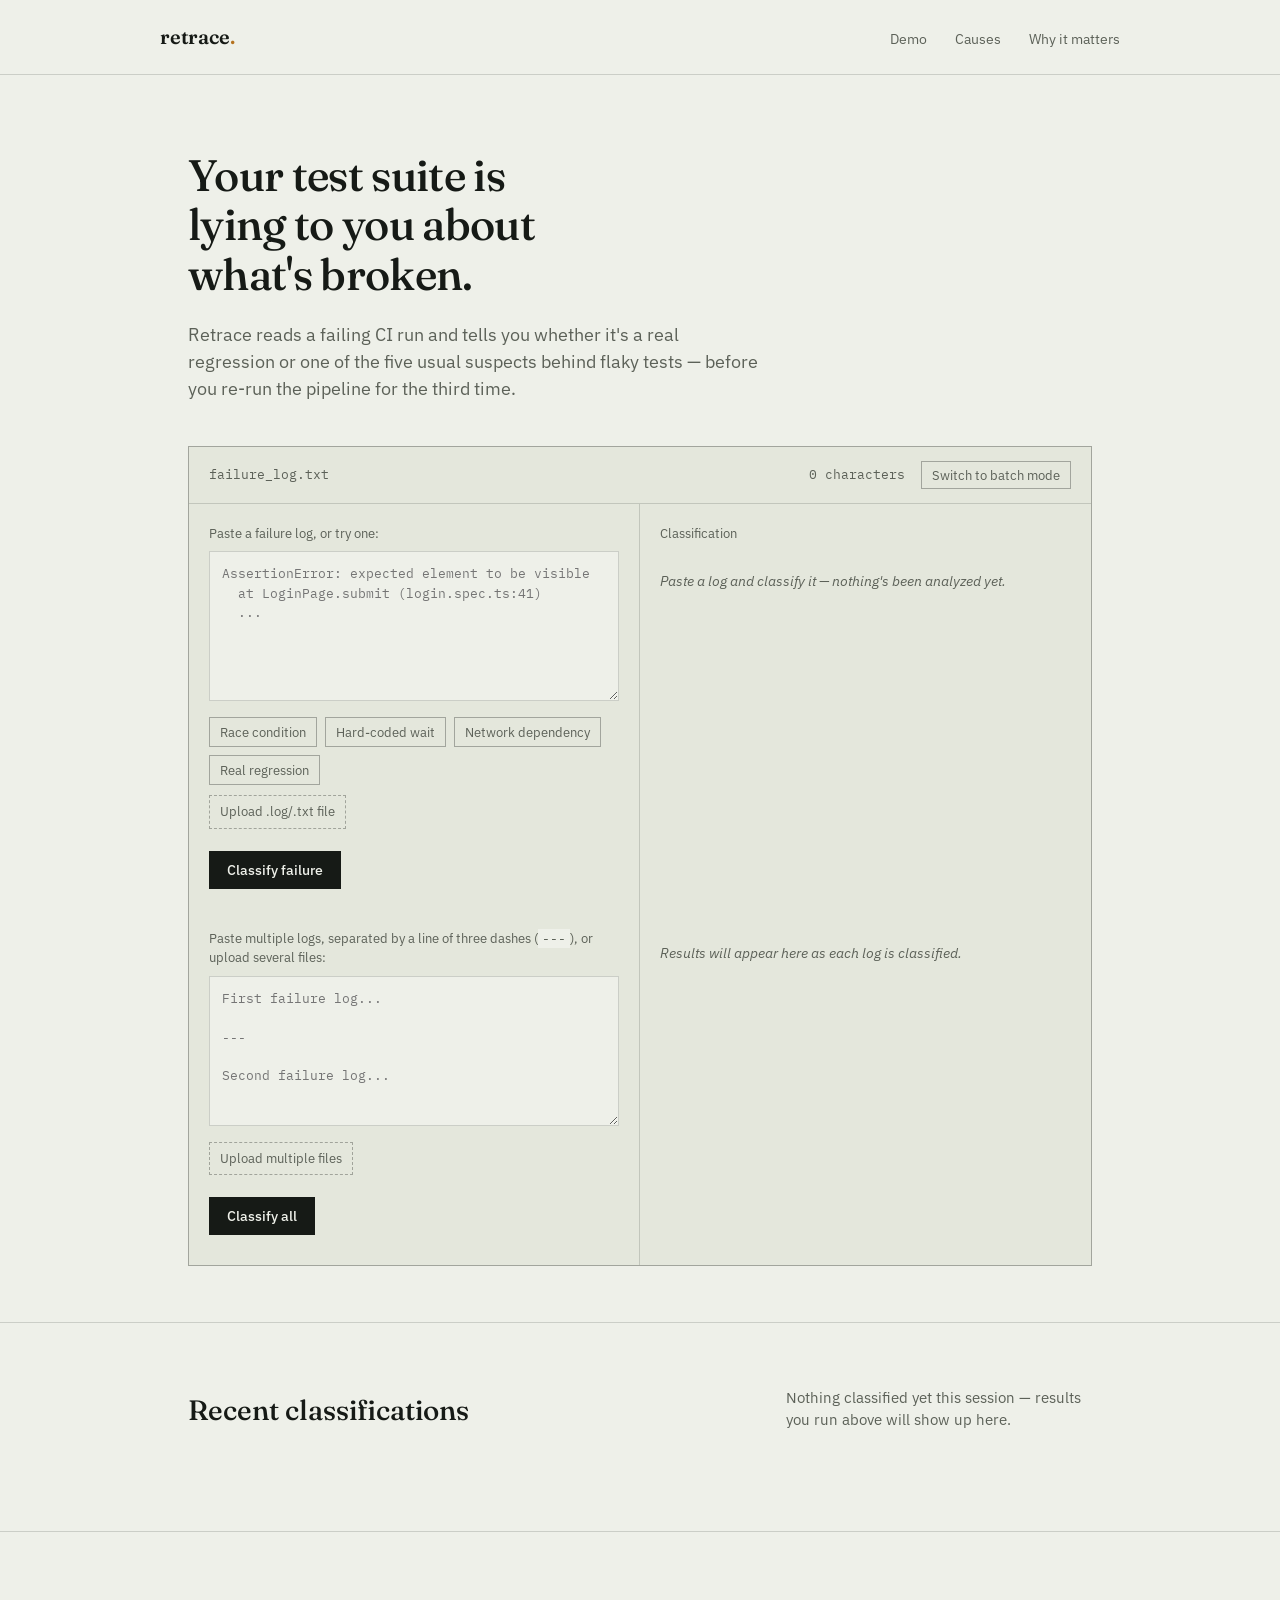
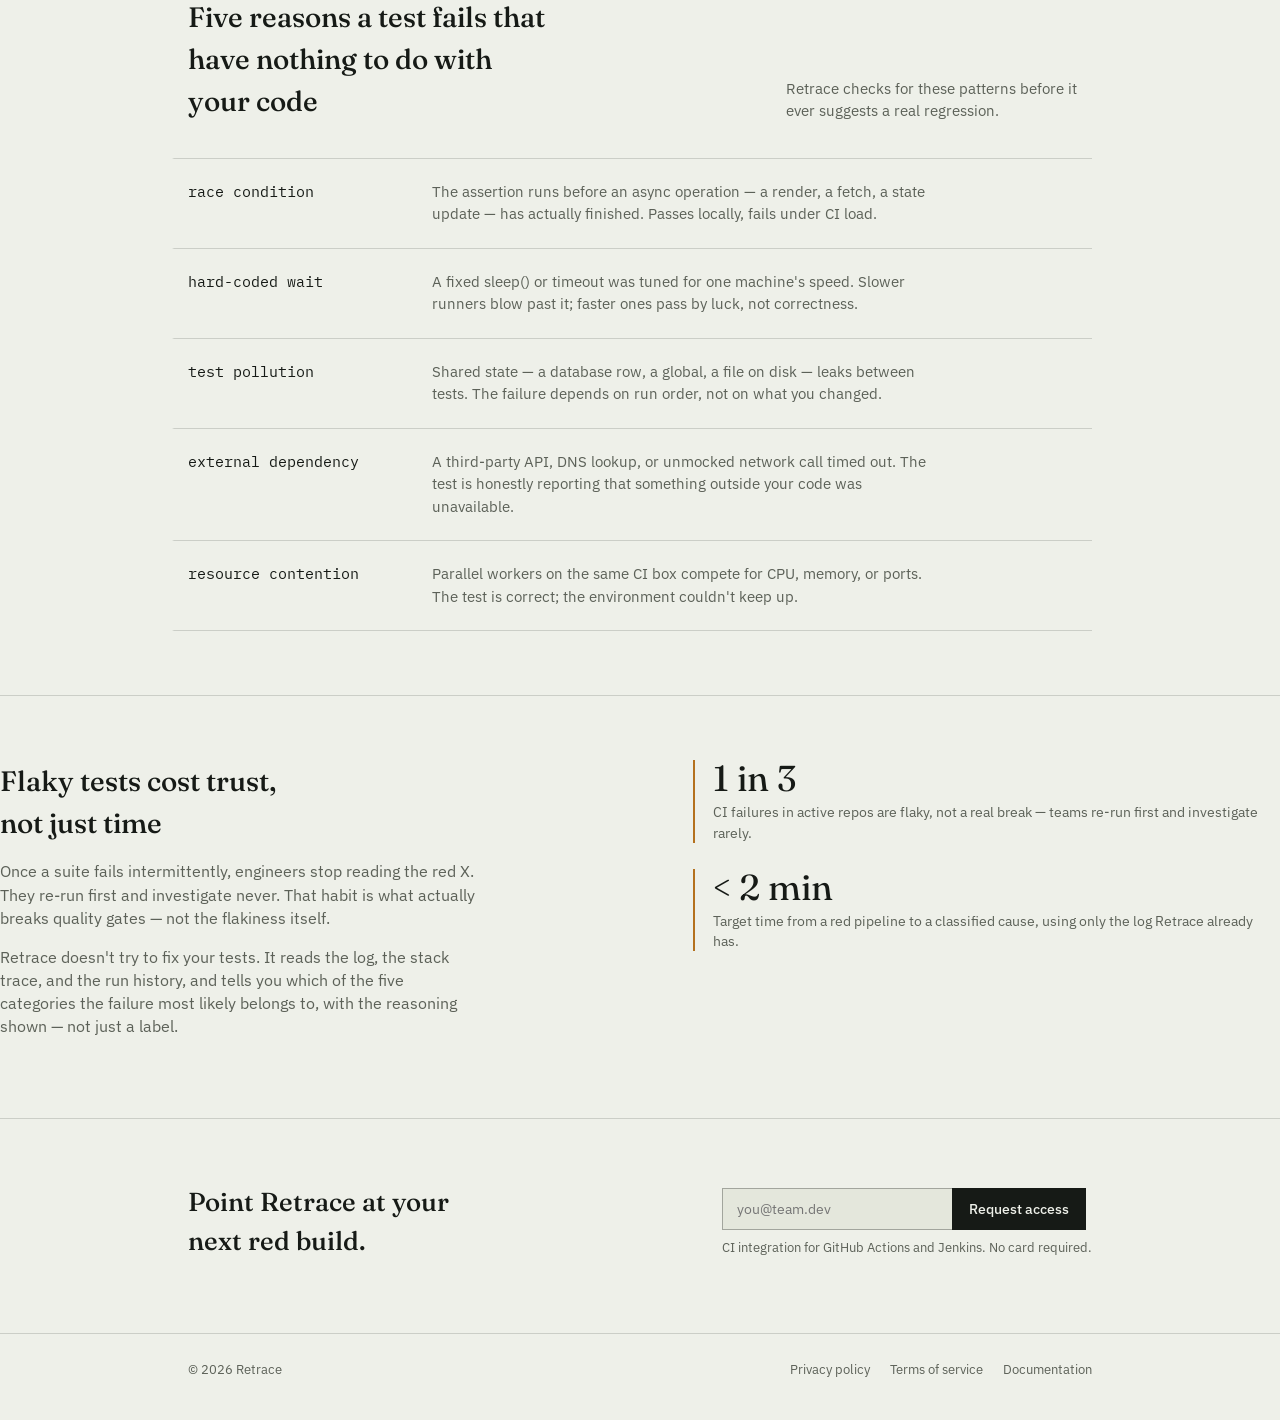
<file: index.html>
<!DOCTYPE html>
<html lang="en">
<head>
<meta charset="UTF-8">
<meta name="viewport" content="width=device-width, initial-scale=1.0">
<title>Retrace — find out why your tests flake</title>
<link rel="preconnect" href="https://fonts.googleapis.com">
<link href="https://fonts.googleapis.com/css2?family=Fraunces:opsz,wght@9..144,400;9..144,500;9..144,600&family=IBM+Plex+Sans:wght@400;500&family=IBM+Plex+Mono:wght@400;500&display=swap" rel="stylesheet">
<link rel="stylesheet" href="retrace.css">
</head>
<body>

<header>
  <div class="wrap header-inner">
    <div class="wordmark">retrace<span>.</span></div>
    <nav>
      <a href="#demo">Demo</a>
      <a href="#causes">Causes</a>
      <a href="#why">Why it matters</a>
    </nav>
  </div>
</header>

<section class="hero">
  <div class="wrap">
    <h1>Your test suite is lying to you about what's broken.</h1>
    <p class="lede">Retrace reads a failing CI run and tells you whether it's a real regression or one of the five usual suspects behind flaky tests — before you re-run the pipeline for the third time.</p>

    <div class="demo" id="demo">
      <div class="demo-head">
        <span id="demoHeadLabel">failure_log.txt</span>
        <div class="demo-head-right">
          <span id="charcount">0 characters</span>
          <button class="mode-toggle" id="modeToggle" type="button">Switch to batch mode</button>
        </div>
      </div>

      <div class="demo-body" id="singleMode">
        <div class="demo-input">
          <label for="logbox">Paste a failure log, or try one:</label>
          <textarea id="logbox" placeholder="AssertionError: expected element to be visible
  at LoginPage.submit (login.spec.ts:41)
  ..."></textarea>
          <div class="sample-row">
            <button class="sample-btn" data-sample="race">Race condition</button>
            <button class="sample-btn" data-sample="wait">Hard-coded wait</button>
            <button class="sample-btn" data-sample="net">Network dependency</button>
            <button class="sample-btn" data-sample="real">Real regression</button>
          </div>
          <div class="upload-row">
            <label class="upload-btn" for="fileInput">Upload .log/.txt file</label>
            <input type="file" id="fileInput" accept=".txt,.log" hidden>
            <span class="upload-filename" id="uploadFilename"></span>
          </div>
          <button class="classify-btn" id="classifyBtn">Classify failure</button>
        </div>
        <div class="demo-output">
          <span class="out-label">Classification</span>
          <p class="verdict-empty" id="emptyState">Paste a log and classify it — nothing's been analyzed yet.</p>
          <div class="skeleton" id="skeleton">
            <div class="skel-line tag"></div>
            <div class="skel-line r1"></div>
            <div class="skel-line r2"></div>
            <div class="skel-line r3"></div>
          </div>
          <div class="verdict" id="verdict">
            <div class="verdict-top">
              <span class="cause-tag" id="causeTag">—</span>
              <span class="confidence" id="confidence">—</span>
            </div>
            <p class="verdict-reason" id="reason">—</p>
            <button class="evidence-toggle" id="evidenceToggle">Show matched log lines</button>
            <div class="evidence" id="evidence"></div>
            <button class="copy-btn" id="copyBtn">Copy verdict</button>
          </div>
        </div>
      </div>

      <div class="batch-body" id="batchMode">
        <div class="batch-input">
          <label for="batchbox">Paste multiple logs, separated by a line of three dashes (<code>---</code>), or upload several files:</label>
          <textarea id="batchbox" placeholder="First failure log...

---

Second failure log..."></textarea>
          <div class="upload-row">
            <label class="upload-btn" for="batchFileInput">Upload multiple files</label>
            <input type="file" id="batchFileInput" accept=".txt,.log" multiple hidden>
            <span class="upload-filename" id="batchUploadFilename"></span>
          </div>
          <button class="classify-btn" id="batchClassifyBtn">Classify all</button>
          <p class="batch-progress" id="batchProgress"></p>
        </div>
        <div class="batch-results" id="batchResults">
          <p class="verdict-empty">Results will appear here as each log is classified.</p>
        </div>
      </div>
    </div>
  </div>
</section>

<section class="history" id="history">
  <div class="wrap">
    <div class="section-head">
      <h2>Recent classifications</h2>
      <p id="historyEmpty">Nothing classified yet this session — results you run above will show up here.</p>
    </div>
    <div class="history-list" id="historyList"></div>
  </div>
</section>


<section class="causes" id="causes">
  <div class="wrap">
    <div class="section-head">
      <h2>Five reasons a test fails that have nothing to do with your code</h2>
      <p>Retrace checks for these patterns before it ever suggests a real regression.</p>
    </div>

    <div class="cause-row" data-cause="race condition">
      <div class="cause-name">race condition</div>
      <div class="cause-desc">The assertion runs before an async operation — a render, a fetch, a state update — has actually finished. Passes locally, fails under CI load.</div>
    </div>
    <div class="cause-row" data-cause="hard-coded wait">
      <div class="cause-name">hard-coded wait</div>
      <div class="cause-desc">A fixed sleep() or timeout was tuned for one machine's speed. Slower runners blow past it; faster ones pass by luck, not correctness.</div>
    </div>
    <div class="cause-row" data-cause="test pollution">
      <div class="cause-name">test pollution</div>
      <div class="cause-desc">Shared state — a database row, a global, a file on disk — leaks between tests. The failure depends on run order, not on what you changed.</div>
    </div>
    <div class="cause-row" data-cause="external dependency">
      <div class="cause-name">external dependency</div>
      <div class="cause-desc">A third-party API, DNS lookup, or unmocked network call timed out. The test is honestly reporting that something outside your code was unavailable.</div>
    </div>
    <div class="cause-row" data-cause="resource contention">
      <div class="cause-name">resource contention</div>
      <div class="cause-desc">Parallel workers on the same CI box compete for CPU, memory, or ports. The test is correct; the environment couldn't keep up.</div>
    </div>
  </div>
</section>

<section class="why" id="why">
  <div>
    <h2>Flaky tests cost trust, not just time</h2>
    <p>Once a suite fails intermittently, engineers stop reading the red X. They re-run first and investigate never. That habit is what actually breaks quality gates — not the flakiness itself.</p>
    <p>Retrace doesn't try to fix your tests. It reads the log, the stack trace, and the run history, and tells you which of the five categories the failure most likely belongs to, with the reasoning shown — not just a label.</p>
  </div>
  <div>
    <div class="stat-block">
      <div class="stat-num">1 in 3</div>
      <div class="stat-cap">CI failures in active repos are flaky, not a real break — teams re-run first and investigate rarely.</div>
    </div>
    <div class="stat-block">
      <div class="stat-num">&lt; 2 min</div>
      <div class="stat-cap">Target time from a red pipeline to a classified cause, using only the log Retrace already has.</div>
    </div>
  </div>
</section>

<section class="cta">
  <div class="wrap" style="display:flex; justify-content:space-between; align-items:center; gap:24px; flex-wrap:wrap; width:100%;">
    <h2>Point Retrace at your next red build.</h2>
    <div>
      <form class="cta-form" onsubmit="return false;">
        <input type="email" placeholder="you@team.dev" aria-label="Email address">
        <button type="submit">Request access</button>
      </form>
      <div class="cta-note">CI integration for GitHub Actions and Jenkins. No card required.</div>
    </div>
  </div>
</section>

<footer>
  <div class="wrap" style="display:flex; justify-content:space-between; align-items:center; width:100%; flex-wrap:wrap; gap:12px;">
    <span>&copy; 2026 Retrace</span>
    <div class="foot-links">
      <a href="#">Privacy policy</a>
      <a href="#">Terms of service</a>
      <a href="#">Documentation</a>
    </div>
  </div>
</footer>

<script src="retrace.js"></script>

</body>
</html>
</file>
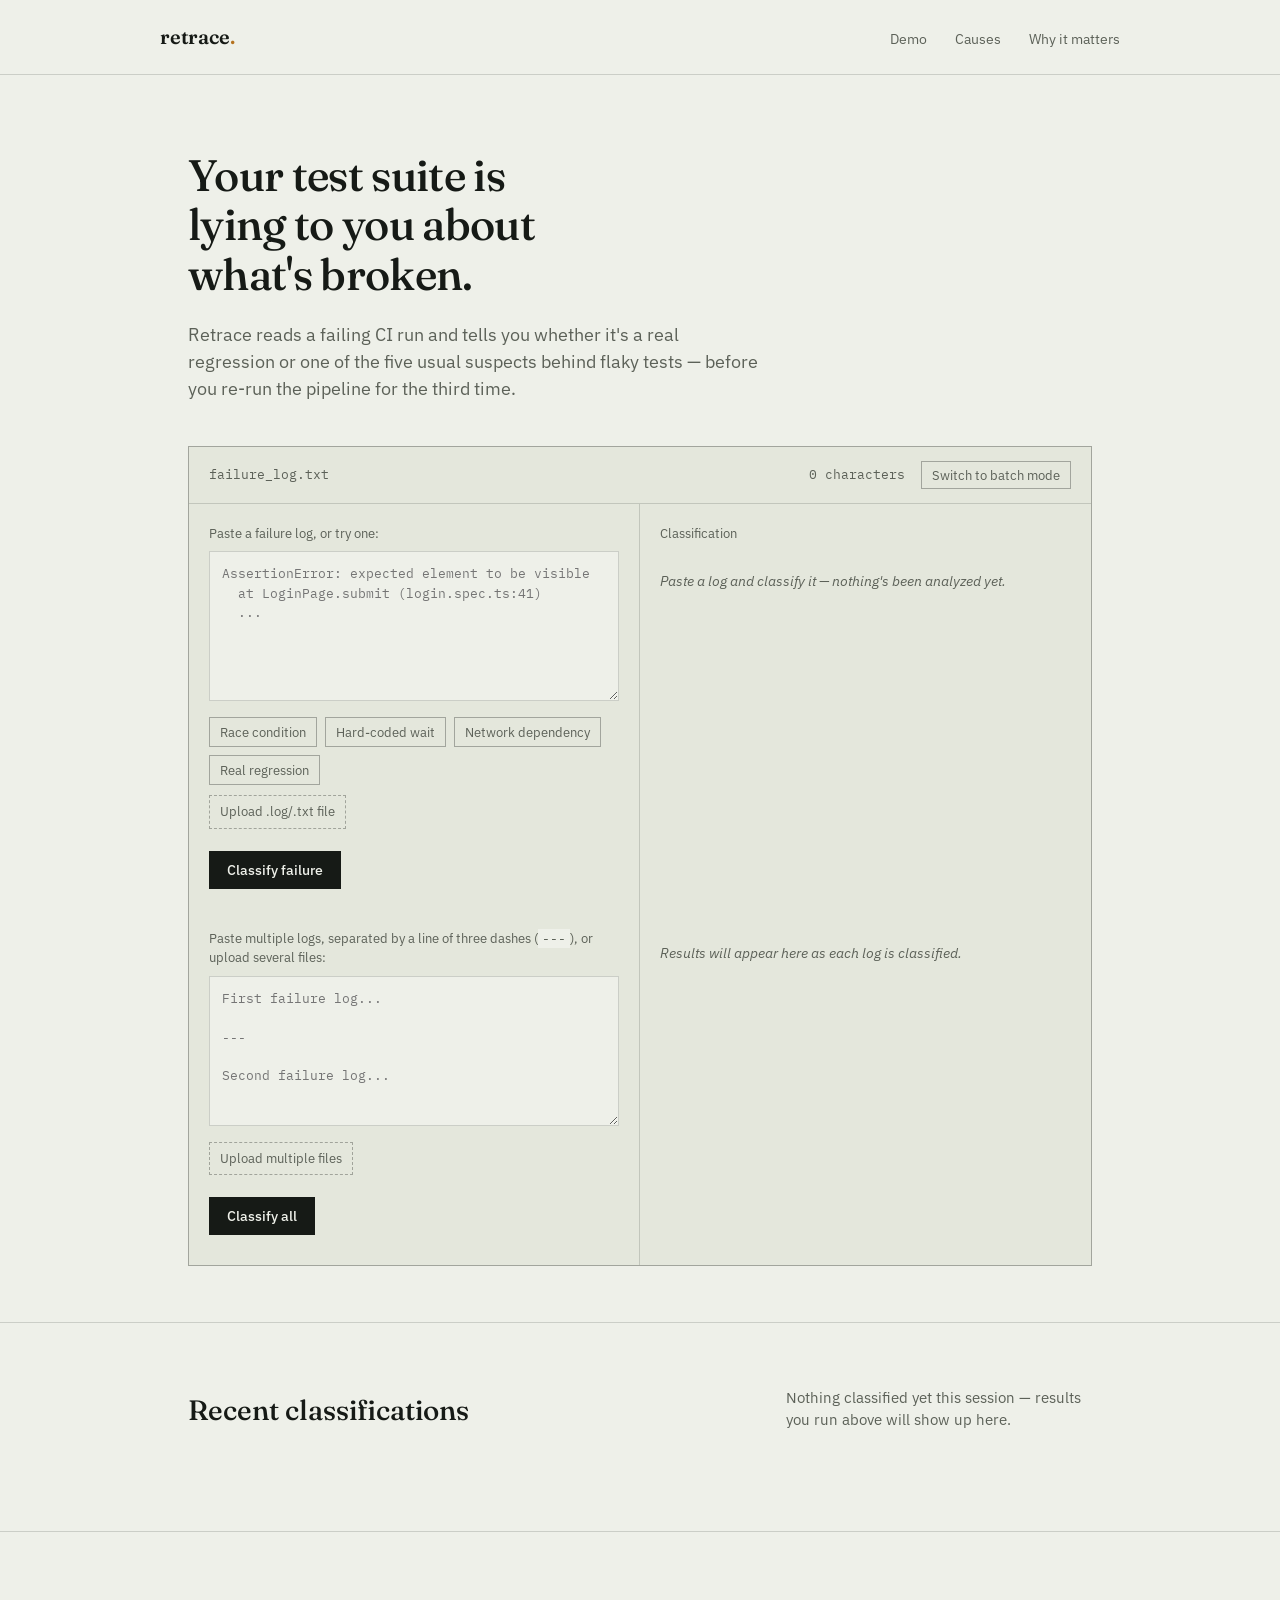
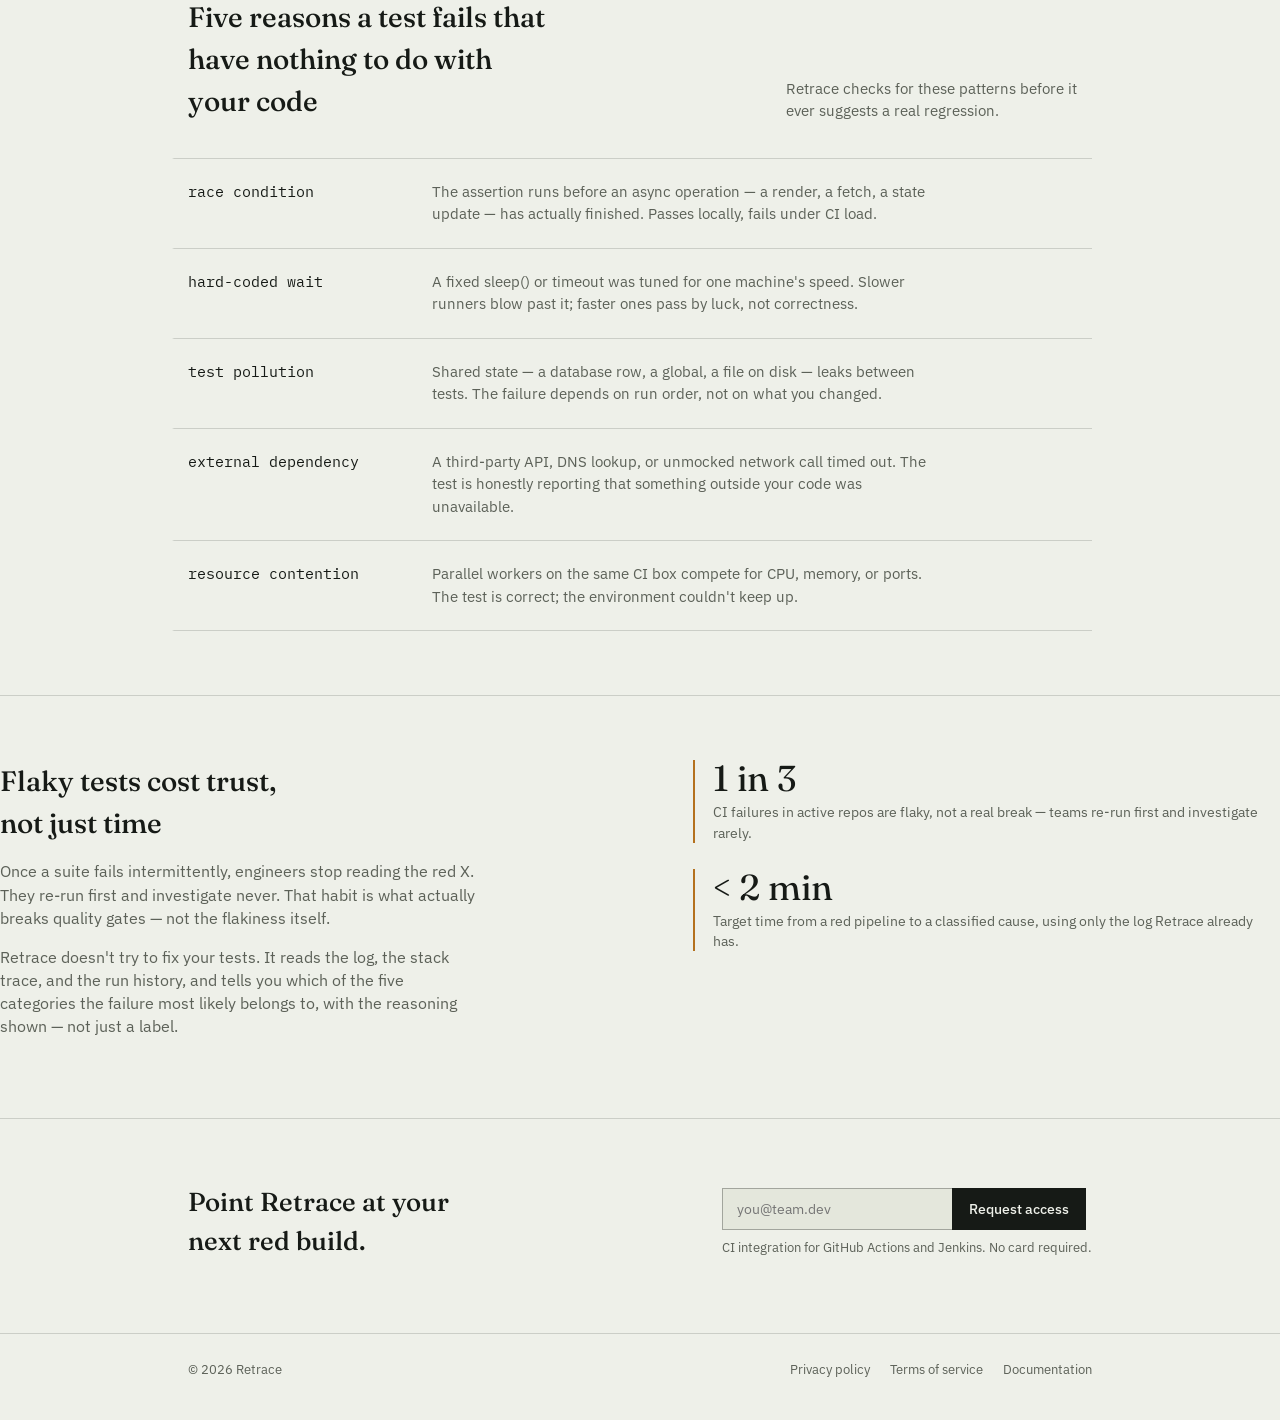
<file: retrace.html>
<!DOCTYPE html>
<html lang="en">
<head>
<meta charset="UTF-8">
<meta name="viewport" content="width=device-width, initial-scale=1.0">
<title>Retrace — find out why your tests flake</title>
<link rel="preconnect" href="https://fonts.googleapis.com">
<link href="https://fonts.googleapis.com/css2?family=Fraunces:opsz,wght@9..144,400;9..144,500;9..144,600&family=IBM+Plex+Sans:wght@400;500&family=IBM+Plex+Mono:wght@400;500&display=swap" rel="stylesheet">
<link rel="stylesheet" href="retrace.css">
</head>
<body>

<header>
  <div class="wrap header-inner">
    <div class="wordmark">retrace<span>.</span></div>
    <nav>
      <a href="#demo">Demo</a>
      <a href="#causes">Causes</a>
      <a href="#why">Why it matters</a>
    </nav>
  </div>
</header>

<section class="hero">
  <div class="wrap">
    <h1>Your test suite is lying to you about what's broken.</h1>
    <p class="lede">Retrace reads a failing CI run and tells you whether it's a real regression or one of the five usual suspects behind flaky tests — before you re-run the pipeline for the third time.</p>

    <div class="demo" id="demo">
      <div class="demo-head">
        <span id="demoHeadLabel">failure_log.txt</span>
        <div class="demo-head-right">
          <span id="charcount">0 characters</span>
          <button class="mode-toggle" id="modeToggle" type="button">Switch to batch mode</button>
        </div>
      </div>

      <div class="demo-body" id="singleMode">
        <div class="demo-input">
          <label for="logbox">Paste a failure log, or try one:</label>
          <textarea id="logbox" placeholder="AssertionError: expected element to be visible
  at LoginPage.submit (login.spec.ts:41)
  ..."></textarea>
          <div class="sample-row">
            <button class="sample-btn" data-sample="race">Race condition</button>
            <button class="sample-btn" data-sample="wait">Hard-coded wait</button>
            <button class="sample-btn" data-sample="net">Network dependency</button>
            <button class="sample-btn" data-sample="real">Real regression</button>
          </div>
          <div class="upload-row">
            <label class="upload-btn" for="fileInput">Upload .log/.txt file</label>
            <input type="file" id="fileInput" accept=".txt,.log" hidden>
            <span class="upload-filename" id="uploadFilename"></span>
          </div>
          <button class="classify-btn" id="classifyBtn">Classify failure</button>
        </div>
        <div class="demo-output">
          <span class="out-label">Classification</span>
          <p class="verdict-empty" id="emptyState">Paste a log and classify it — nothing's been analyzed yet.</p>
          <div class="skeleton" id="skeleton">
            <div class="skel-line tag"></div>
            <div class="skel-line r1"></div>
            <div class="skel-line r2"></div>
            <div class="skel-line r3"></div>
          </div>
          <div class="verdict" id="verdict">
            <div class="verdict-top">
              <span class="cause-tag" id="causeTag">—</span>
              <span class="confidence" id="confidence">—</span>
            </div>
            <p class="verdict-reason" id="reason">—</p>
            <button class="evidence-toggle" id="evidenceToggle">Show matched log lines</button>
            <div class="evidence" id="evidence"></div>
            <button class="copy-btn" id="copyBtn">Copy verdict</button>
          </div>
        </div>
      </div>

      <div class="batch-body" id="batchMode">
        <div class="batch-input">
          <label for="batchbox">Paste multiple logs, separated by a line of three dashes (<code>---</code>), or upload several files:</label>
          <textarea id="batchbox" placeholder="First failure log...

---

Second failure log..."></textarea>
          <div class="upload-row">
            <label class="upload-btn" for="batchFileInput">Upload multiple files</label>
            <input type="file" id="batchFileInput" accept=".txt,.log" multiple hidden>
            <span class="upload-filename" id="batchUploadFilename"></span>
          </div>
          <button class="classify-btn" id="batchClassifyBtn">Classify all</button>
          <p class="batch-progress" id="batchProgress"></p>
        </div>
        <div class="batch-results" id="batchResults">
          <p class="verdict-empty">Results will appear here as each log is classified.</p>
        </div>
      </div>
    </div>
  </div>
</section>

<section class="history" id="history">
  <div class="wrap">
    <div class="section-head">
      <h2>Recent classifications</h2>
      <p id="historyEmpty">Nothing classified yet this session — results you run above will show up here.</p>
    </div>
    <div class="history-list" id="historyList"></div>
  </div>
</section>


<section class="causes" id="causes">
  <div class="wrap">
    <div class="section-head">
      <h2>Five reasons a test fails that have nothing to do with your code</h2>
      <p>Retrace checks for these patterns before it ever suggests a real regression.</p>
    </div>

    <div class="cause-row" data-cause="race condition">
      <div class="cause-name">race condition</div>
      <div class="cause-desc">The assertion runs before an async operation — a render, a fetch, a state update — has actually finished. Passes locally, fails under CI load.</div>
    </div>
    <div class="cause-row" data-cause="hard-coded wait">
      <div class="cause-name">hard-coded wait</div>
      <div class="cause-desc">A fixed sleep() or timeout was tuned for one machine's speed. Slower runners blow past it; faster ones pass by luck, not correctness.</div>
    </div>
    <div class="cause-row" data-cause="test pollution">
      <div class="cause-name">test pollution</div>
      <div class="cause-desc">Shared state — a database row, a global, a file on disk — leaks between tests. The failure depends on run order, not on what you changed.</div>
    </div>
    <div class="cause-row" data-cause="external dependency">
      <div class="cause-name">external dependency</div>
      <div class="cause-desc">A third-party API, DNS lookup, or unmocked network call timed out. The test is honestly reporting that something outside your code was unavailable.</div>
    </div>
    <div class="cause-row" data-cause="resource contention">
      <div class="cause-name">resource contention</div>
      <div class="cause-desc">Parallel workers on the same CI box compete for CPU, memory, or ports. The test is correct; the environment couldn't keep up.</div>
    </div>
  </div>
</section>

<section class="why" id="why">
  <div>
    <h2>Flaky tests cost trust, not just time</h2>
    <p>Once a suite fails intermittently, engineers stop reading the red X. They re-run first and investigate never. That habit is what actually breaks quality gates — not the flakiness itself.</p>
    <p>Retrace doesn't try to fix your tests. It reads the log, the stack trace, and the run history, and tells you which of the five categories the failure most likely belongs to, with the reasoning shown — not just a label.</p>
  </div>
  <div>
    <div class="stat-block">
      <div class="stat-num">1 in 3</div>
      <div class="stat-cap">CI failures in active repos are flaky, not a real break — teams re-run first and investigate rarely.</div>
    </div>
    <div class="stat-block">
      <div class="stat-num">&lt; 2 min</div>
      <div class="stat-cap">Target time from a red pipeline to a classified cause, using only the log Retrace already has.</div>
    </div>
  </div>
</section>

<section class="cta">
  <div class="wrap" style="display:flex; justify-content:space-between; align-items:center; gap:24px; flex-wrap:wrap; width:100%;">
    <h2>Point Retrace at your next red build.</h2>
    <div>
      <form class="cta-form" onsubmit="return false;">
        <input type="email" placeholder="you@team.dev" aria-label="Email address">
        <button type="submit">Request access</button>
      </form>
      <div class="cta-note">CI integration for GitHub Actions and Jenkins. No card required.</div>
    </div>
  </div>
</section>

<footer>
  <div class="wrap" style="display:flex; justify-content:space-between; align-items:center; width:100%; flex-wrap:wrap; gap:12px;">
    <span>&copy; 2026 Retrace</span>
    <div class="foot-links">
      <a href="#">Privacy policy</a>
      <a href="#">Terms of service</a>
      <a href="#">Documentation</a>
    </div>
  </div>
</footer>

<script src="retrace.js"></script>

</body>
</html>
</file>
<file: retrace.css>
:root{
    --ink:#161A16;
    --paper:#EEF0E9;
    --paper-raised:#E4E7DC;
    --line: rgba(22,26,22,0.16);
    --line-strong: rgba(22,26,22,0.32);
    --amber:#B4711E;
    --amber-bg:#F4E4CD;
    --teal:#255A54;
    --teal-bg:#DCE7E2;
    --muted:#5C6158;
    --serif: 'Fraunces', serif;
    --mono: 'IBM Plex Mono', monospace;
    --sans: 'IBM Plex Sans', sans-serif;
  }
  *{box-sizing:border-box;}
  html{-webkit-font-smoothing:antialiased;}
  body{
    margin:0;
    background:var(--paper);
    color:var(--ink);
    font-family:var(--sans);
    font-size:16px;
    line-height:1.5;
  }
  .wrap{
    max-width:960px;
    margin:0 auto;
    padding:0 28px;
  }
  a{color:inherit;}

  /* Header */
  header{
    border-bottom:1px solid var(--line);
  }
  .header-inner{
    display:flex;
    align-items:baseline;
    justify-content:space-between;
    padding:22px 0;
  }
  .wordmark{
    font-family:var(--serif);
    font-size:20px;
    font-weight:600;
    letter-spacing:-0.01em;
  }
  .wordmark span{color:var(--amber);}
  nav{
    display:flex;
    gap:28px;
    font-size:14px;
    color:var(--muted);
  }
  nav a{text-decoration:none;}
  nav a:hover{color:var(--ink);}

  /* Hero */
  .hero{
    padding:76px 0 56px;
    border-bottom:1px solid var(--line);
  }
  .hero h1{
    font-family:var(--serif);
    font-weight:500;
    font-size:44px;
    line-height:1.12;
    letter-spacing:-0.015em;
    max-width:14ch;
    margin:0 0 22px;
  }
  .hero p.lede{
    font-size:18px;
    color:var(--muted);
    max-width:52ch;
    margin:0 0 0;
  }

  /* Demo panel */
  .demo{
    margin-top:44px;
    border:1px solid var(--line-strong);
    background:var(--paper-raised);
  }
  .demo-head{
    display:flex;
    justify-content:space-between;
    align-items:center;
    padding:14px 20px;
    border-bottom:1px solid var(--line);
    font-family:var(--mono);
    font-size:13px;
    color:var(--muted);
  }
  .demo-head-right{
    display:flex;
    align-items:center;
    gap:16px;
  }
  .mode-toggle{
    font-family:var(--sans);
    font-size:12.5px;
    background:transparent;
    border:1px solid var(--line-strong);
    padding:5px 10px;
    cursor:pointer;
    color:var(--muted);
  }
  .mode-toggle:hover{ color:var(--ink); border-color:var(--ink); }
  .demo-body{
    display:grid;
    grid-template-columns: 1fr 1fr;
  }
  .demo-body.hidden, .batch-body.hidden{ display:none; }
  .batch-body{
    display:grid;
    grid-template-columns: 1fr 1fr;
  }
  @media (max-width:760px){
    .demo-body{grid-template-columns:1fr;}
    .batch-body{grid-template-columns:1fr;}
  }
  .batch-input{
    padding:20px;
    border-right:1px solid var(--line);
  }
  @media (max-width:760px){
    .batch-input{border-right:none; border-bottom:1px solid var(--line);}
  }
  .batch-input label{
    font-size:13px;
    color:var(--muted);
    display:block;
    margin-bottom:8px;
  }
  .batch-input code{
    font-family:var(--mono);
    background:var(--paper);
    padding:1px 4px;
  }
  .batch-progress{
    font-size:12.5px;
    color:var(--muted);
    margin:10px 0 0;
  }
  .batch-results{
    padding:20px;
    display:flex;
    flex-direction:column;
    gap:12px;
    max-height:420px;
    overflow-y:auto;
  }
  .batch-result-row{
    border:1px solid var(--line);
    padding:12px;
    background:var(--paper);
  }
  .batch-result-top{
    display:flex;
    align-items:baseline;
    gap:10px;
    margin-bottom:6px;
    flex-wrap:wrap;
  }
  .batch-result-index{
    font-family:var(--mono);
    font-size:12px;
    color:var(--muted);
  }
  .batch-result-reason{
    font-size:13.5px;
    color:var(--ink);
    margin:0;
  }
  .batch-result-row.error .batch-result-reason{ color:var(--amber); }

  .upload-row{
    display:flex;
    align-items:center;
    gap:10px;
    margin-top:10px;
    flex-wrap:wrap;
  }
  .upload-btn{
    font-family:var(--sans);
    font-size:12.5px;
    background:transparent;
    border:1px dashed var(--line-strong);
    padding:6px 10px;
    cursor:pointer;
    color:var(--muted);
    display:inline-block;
  }
  .upload-btn:hover{ color:var(--ink); border-color:var(--ink); }
  .upload-filename{
    font-family:var(--mono);
    font-size:12px;
    color:var(--muted);
  }
  .demo-input{
    padding:20px;
    border-right:1px solid var(--line);
  }
  @media (max-width:760px){
    .demo-input{border-right:none; border-bottom:1px solid var(--line);}
  }
  .demo-input label{
    font-size:13px;
    color:var(--muted);
    display:block;
    margin-bottom:8px;
  }
  textarea{
    width:100%;
    height:150px;
    resize:vertical;
    font-family:var(--mono);
    font-size:12.5px;
    line-height:1.55;
    background:var(--paper);
    border:1px solid var(--line);
    padding:12px;
    color:var(--ink);
  }
  textarea:focus, button:focus, .sample-btn:focus{
    outline:2px solid var(--ink);
    outline-offset:1px;
  }
  .sample-row{
    display:flex;
    gap:8px;
    margin-top:10px;
    flex-wrap:wrap;
  }
  .sample-btn{
    font-family:var(--sans);
    font-size:12.5px;
    background:transparent;
    border:1px solid var(--line-strong);
    padding:6px 10px;
    cursor:pointer;
    color:var(--muted);
  }
  .sample-btn:hover{ color:var(--ink); border-color:var(--ink); }

  .classify-btn{
    margin-top:14px;
    font-family:var(--sans);
    font-size:14px;
    font-weight:500;
    background:var(--ink);
    color:var(--paper);
    border:none;
    padding:10px 18px;
    cursor:pointer;
  }
  .classify-btn:hover{ background:#2B322B; }
  .classify-btn:disabled{ opacity:0.6; cursor:default; }

  .demo-output{
    padding:20px;
    display:flex;
    flex-direction:column;
    gap:14px;
  }
  .out-label{ font-size:13px; color:var(--muted); }
  .verdict{
    display:none;
    opacity:0;
    transform:translateY(6px);
    transition:opacity 0.35s ease, transform 0.35s ease;
  }
  .verdict.show{ display:block; }
  .verdict.show.in{ opacity:1; transform:translateY(0); }

  .skeleton{
    display:none;
    flex-direction:column;
    gap:8px;
  }
  .skeleton.show{ display:flex; }
  .skel-line{
    height:12px;
    background:linear-gradient(90deg, var(--line) 0%, var(--line-strong) 50%, var(--line) 100%);
    background-size:200% 100%;
    animation:skel-sweep 1.1s ease-in-out infinite;
  }
  .skel-line.tag{ width:120px; height:20px; }
  .skel-line.r1{ width:100%; }
  .skel-line.r2{ width:88%; }
  .skel-line.r3{ width:64%; }
  @keyframes skel-sweep{
    0%{ background-position:200% 0; }
    100%{ background-position:-200% 0; }
  }
  @media (prefers-reduced-motion: reduce){
    .skel-line{ animation:none; }
    .verdict{ transition:none; }
  }

  .evidence-toggle{
    margin-top:10px;
    font-size:12.5px;
    color:var(--muted);
    background:none;
    border:none;
    padding:0;
    text-decoration:underline;
    cursor:pointer;
    font-family:var(--sans);
  }
  .evidence-toggle:hover{ color:var(--ink); }
  .evidence{
    display:none;
    margin-top:10px;
    font-family:var(--mono);
    font-size:12px;
    background:var(--paper);
    border:1px solid var(--line);
    padding:10px 12px;
    color:var(--muted);
    white-space:pre-wrap;
  }
  .evidence.show{ display:block; }
  .evidence mark{
    background:var(--amber-bg);
    color:var(--amber);
  }
  .copy-btn{
    margin-top:12px;
    font-family:var(--sans);
    font-size:12.5px;
    background:transparent;
    border:1px solid var(--line-strong);
    padding:6px 10px;
    cursor:pointer;
    color:var(--muted);
    display:inline-block;
  }
  .copy-btn:hover{ color:var(--ink); border-color:var(--ink); }
  .copy-btn.copied{ color:var(--teal); border-color:var(--teal); }
  .verdict-top{
    display:flex;
    align-items:baseline;
    gap:10px;
    margin-bottom:6px;
  }
  .cause-tag{
    font-family:var(--mono);
    font-size:13px;
    padding:3px 8px;
    background:var(--amber-bg);
    color:var(--amber);
  }
  .cause-tag.stable{ background:var(--teal-bg); color:var(--teal); }
  .confidence{ font-size:13px; color:var(--muted); }
  .verdict-reason{
    font-size:14.5px;
    color:var(--ink);
    margin:0;
  }
  .verdict-empty{
    color:var(--muted);
    font-size:14px;
    font-style:italic;
  }

  /* Causes section */
  .causes{
    padding:64px 0;
    border-bottom:1px solid var(--line);
  }
  .section-head{
    display:flex;
    justify-content:space-between;
    align-items:flex-end;
    margin-bottom:36px;
    gap:24px;
  }
  .section-head h2{
    font-family:var(--serif);
    font-weight:500;
    font-size:28px;
    margin:0;
    max-width:20ch;
  }
  .section-head p{
    font-size:14.5px;
    color:var(--muted);
    max-width:34ch;
    margin:0;
  }
  .cause-row{
    display:grid;
    grid-template-columns: 220px 1fr;
    gap:24px;
    padding:22px 0;
    border-top:1px solid var(--line);
    border-left:2px solid transparent;
    padding-left:14px;
    margin-left:-16px;
    transition:border-color 0.4s ease, background 0.4s ease;
  }
  .cause-row.matched{
    border-left-color:var(--amber);
    background:var(--paper-raised);
  }
  .cause-row:last-child{ border-bottom:1px solid var(--line); }
  @media (max-width:640px){
    .cause-row{ grid-template-columns:1fr; gap:6px; }
  }
  .cause-name{
    font-family:var(--mono);
    font-size:15px;
  }
  .cause-desc{
    color:var(--muted);
    font-size:15px;
    max-width:56ch;
  }

  /* Why it matters */
  .why{
    padding:64px 0;
    border-bottom:1px solid var(--line);
    display:grid;
    grid-template-columns: 1.1fr 1fr;
    gap:48px;
  }
  @media (max-width:700px){
    .why{ grid-template-columns:1fr; }
  }
  .why h2{
    font-family:var(--serif);
    font-weight:500;
    font-size:28px;
    margin:0 0 16px;
    max-width:16ch;
  }
  .why p{
    color:var(--muted);
    font-size:15.5px;
    max-width:48ch;
  }
  .stat-block{
    border-left:2px solid var(--amber);
    padding-left:18px;
  }
  .stat-num{
    font-family:var(--serif);
    font-size:36px;
    line-height:1;
  }
  .stat-cap{
    font-size:13.5px;
    color:var(--muted);
    margin-top:6px;
  }
  .stat-block + .stat-block{ margin-top:26px; }

  /* CTA */
  .cta{
    padding:64px 0 72px;
    display:flex;
    justify-content:space-between;
    align-items:center;
    gap:24px;
    flex-wrap:wrap;
  }
  .cta h2{
    font-family:var(--serif);
    font-weight:500;
    font-size:26px;
    margin:0;
    max-width:18ch;
  }
  .cta-form{
    display:flex;
    gap:0;
  }
  .cta-form input{
    font-family:var(--sans);
    font-size:14px;
    padding:11px 14px;
    border:1px solid var(--line-strong);
    border-right:none;
    background:var(--paper-raised);
    color:var(--ink);
    width:230px;
  }
  .cta-form input:focus{ outline:none; border-color:var(--ink); }
  .cta-form button{
    font-family:var(--sans);
    font-size:14px;
    font-weight:500;
    padding:11px 16px;
    background:var(--ink);
    color:var(--paper);
    border:1px solid var(--ink);
    cursor:pointer;
  }
  .cta-note{
    font-size:12.5px;
    color:var(--muted);
    margin-top:8px;
  }

  footer{
    border-top:1px solid var(--line);
    padding:26px 0 40px;
    display:flex;
    justify-content:space-between;
    align-items:center;
    font-size:13px;
    color:var(--muted);
    flex-wrap:wrap;
    gap:12px;
  }
  .foot-links{
    display:flex;
    gap:20px;
  }
  .foot-links a{ text-decoration:none; }
  .foot-links a:hover{ color:var(--ink); }

/* History section */
.history{
  padding:64px 0;
  border-bottom:1px solid var(--line);
}
.history-list{
  display:flex;
  flex-direction:column;
  gap:0;
}
.history-row{
  display:grid;
  grid-template-columns: 90px 170px 1fr 70px;
  gap:16px;
  align-items:baseline;
  padding:14px 0;
  border-top:1px solid var(--line);
}
.history-row:last-child{ border-bottom:1px solid var(--line); }
@media (max-width:700px){
  .history-row{ grid-template-columns:1fr; gap:4px; padding:14px 0; }
}
.history-time{
  font-family:var(--mono);
  font-size:12px;
  color:var(--muted);
}
.history-cause{
  font-family:var(--mono);
  font-size:13px;
  color:var(--amber);
}
.history-cause.stable{ color:var(--teal); }
.history-snippet{
  font-family:var(--mono);
  font-size:12.5px;
  color:var(--muted);
  white-space:nowrap;
  overflow:hidden;
  text-overflow:ellipsis;
}
.history-conf{
  font-size:12.5px;
  color:var(--muted);
  text-align:right;
}
@media (max-width:700px){
  .history-conf{ text-align:left; }
}
</file>
